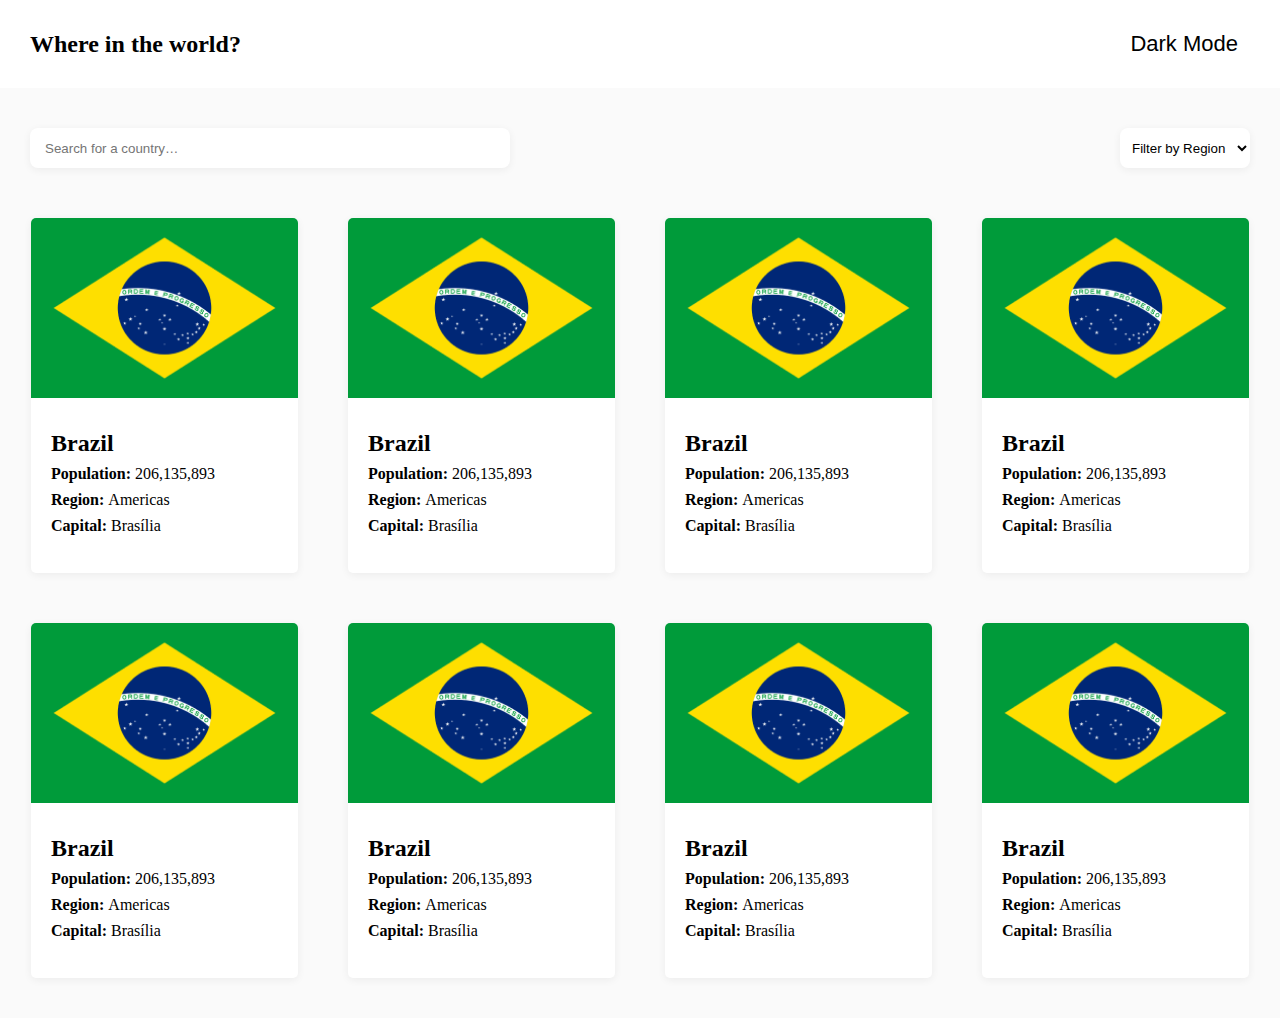
<file: index.html>
<!DOCTYPE html>
<html lang="en">
  <head>
    <meta charset="UTF-8" />
    <meta name="viewport" content="width=device-width, initial-scale=1.0" />
    <title>Document</title>
    <link rel="stylesheet" href="./style.css" />
    <link
      rel="stylesheet"
      href="https://cdnjs.cloudflare.com/ajax/libs/font-awesome/6.5.1/css/all.min.css"
      integrity="sha512-DTOQO9RWCH3ppGqcWaEA1BIZOC6xxalwEsw9c2QQeAIftl+Vegovlnee1c9QX4TctnWMn13TZye+giMm8e2LwA=="
      crossorigin="anonymous"
      referrerpolicy="no-referrer"
    />
  </head>
  <body>
    <header>
      <div class="container">
        <h1>Where in the world?</h1>
        <button id="btn"><i class="fa-regular fa-moon"></i> Dark Mode</button>
      </div>
    </header>
    <main>
      <section class="flags">
        <div class="container">
          <div class="inputs">
            <input type="text" placeholder="Search for a country…" />
            <select>
              <option selected>Filter by Region</option>
              <option>Africa</option>
              <option>America</option>
              <option>Asia</option>
              <option>Europe</option>
              <option>Oceania</option>
            </select>
          </div>
          <div class="countries">
            <a href="./country.html">
              <div class="country">
                <img src="./img/1280px-Flag_of_Germany.svg.png" alt="sfsd" />
                <div class="country-text">
                  <h2>Brazil</h2>
                  <p><b>Population: </b>206,135,893</p>
                  <p><b>Region: </b>Americas</p>
                  <p><b>Capital: </b>Brasília</p>
                </div>
              </div>
            </a>
            <a href="./country.html">
                <div class="country">
                  <img src="./img/1280px-Flag_of_Germany.svg.png" alt="sfsd" />
                  <div class="country-text">
                    <h2>Brazil</h2>
                    <p><b>Population: </b>206,135,893</p>
                    <p><b>Region: </b>Americas</p>
                    <p><b>Capital: </b>Brasília</p>
                  </div>
                </div>
              </a>
              <a href="./country.html">
                <div class="country">
                  <img src="./img/1280px-Flag_of_Germany.svg.png" alt="sfsd" />
                  <div class="country-text">
                    <h2>Brazil</h2>
                    <p><b>Population: </b>206,135,893</p>
                    <p><b>Region: </b>Americas</p>
                    <p><b>Capital: </b>Brasília</p>
                  </div>
                </div>
              </a>
              <a href="./country.html">
                <div class="country">
                  <img src="./img/1280px-Flag_of_Germany.svg.png" alt="sfsd" />
                  <div class="country-text">
                    <h2>Brazil</h2>
                    <p><b>Population: </b>206,135,893</p>
                    <p><b>Region: </b>Americas</p>
                    <p><b>Capital: </b>Brasília</p>
                  </div>
                </div>
              </a>
              <a href="./country.html">
                <div class="country">
                  <img src="./img/1280px-Flag_of_Germany.svg.png" alt="sfsd" />
                  <div class="country-text">
                    <h2>Brazil</h2>
                    <p><b>Population: </b>206,135,893</p>
                    <p><b>Region: </b>Americas</p>
                    <p><b>Capital: </b>Brasília</p>
                  </div>
                </div>
              </a>
              <a href="./country.html">
                <div class="country">
                  <img src="./img/1280px-Flag_of_Germany.svg.png" alt="sfsd" />
                  <div class="country-text">
                    <h2>Brazil</h2>
                    <p><b>Population: </b>206,135,893</p>
                    <p><b>Region: </b>Americas</p>
                    <p><b>Capital: </b>Brasília</p>
                  </div>
                </div>
              </a>
              <a href="./country.html">
                <div class="country">
                  <img src="./img/1280px-Flag_of_Germany.svg.png" alt="sfsd" />
                  <div class="country-text">
                    <h2>Brazil</h2>
                    <p><b>Population: </b>206,135,893</p>
                    <p><b>Region: </b>Americas</p>
                    <p><b>Capital: </b>Brasília</p>
                  </div>
                </div>
              </a>
              <a href="./country.html">
                <div class="country">
                  <img src="./img/1280px-Flag_of_Germany.svg.png" alt="sfsd" />
                  <div class="country-text">
                    <h2>Brazil</h2>
                    <p><b>Population: </b>206,135,893</p>
                    <p><b>Region: </b>Americas</p>
                    <p><b>Capital: </b>Brasília</p>
                  </div>
                </div>
              </a>
          </div>
        </div>
      </section>
    </main>

    <script src="./script.js"></script>
  </body>
</html>
</file>
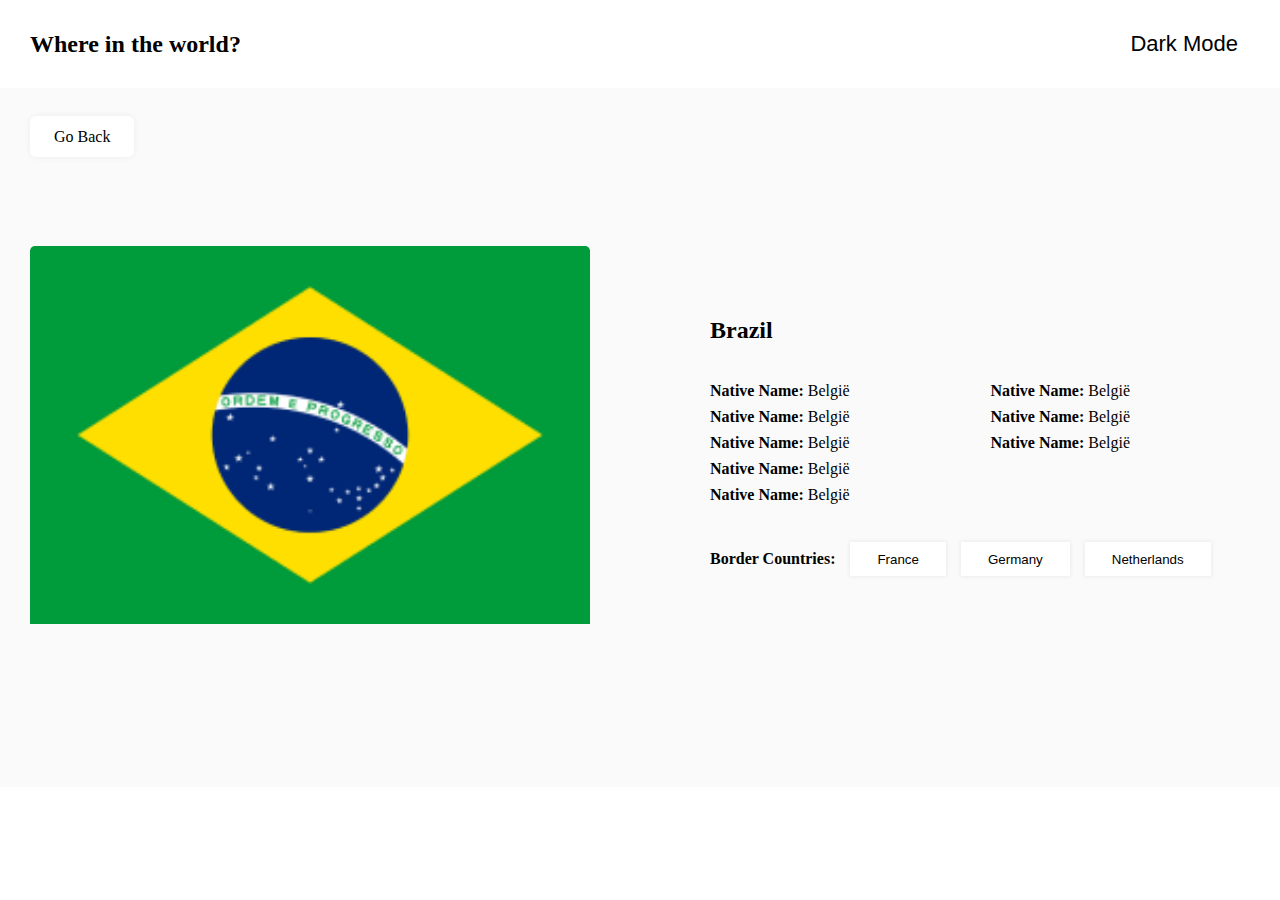
<file: country.html>
<!DOCTYPE html>
<html lang="en">
<head>
    <meta charset="UTF-8">
    <meta name="viewport" content="width=device-width, initial-scale=1.0">
    <title>Document</title>
    <link rel="stylesheet" href="./style.css">
    <link rel="stylesheet" href="https://cdnjs.cloudflare.com/ajax/libs/font-awesome/6.5.1/css/all.min.css" integrity="sha512-DTOQO9RWCH3ppGqcWaEA1BIZOC6xxalwEsw9c2QQeAIftl+Vegovlnee1c9QX4TctnWMn13TZye+giMm8e2LwA==" crossorigin="anonymous" referrerpolicy="no-referrer" />
</head>
<body>
    <header>
        <div class="container">
            <h1>Where in the world?</h1>
            <button id="btn"><i class="fa-regular fa-moon"></i> Dark Mode</button>
        </div>
    </header>
    <main>
      <section class="selested-country">
        <div class="container">
            <a href="./index.html" class="back">Go Back</a>
            <div class="brazil">
                <div class="brazil-img">
                    <img src="./img/1280px-Flag_of_Germany.svg.png" alt="asd">
                </div>
                <div class="brazil-text">
                   <h1>Brazil</h1>
                   <div class="informations">
                    <div class="inform1">
                        <p><b>Native Name:</b> België</p>
                        <p><b>Native Name:</b> België</p>
                        <p><b>Native Name:</b> België</p>
                        <p><b>Native Name:</b> België</p>
                        <p><b>Native Name:</b> België</p>
                    </div>
                    <div class="inform2">
                        <p><b>Native Name:</b> België</p>
                        <p><b>Native Name:</b> België</p>
                        <p><b>Native Name:</b> België</p>
                    </div>
                   </div>
                   <div class="border">
                    <p><b>Border Countries: </b></p>
                    <button >France</button>
                    <button>Germany</button>
                    <button>Netherlands</button>
                   </div>
                </div>
            </div>
        </div>
         
      </section>
    </main>

    <script src="./script.js"></script>
</body>
</html>
</file>
<file: style.css>
* {
  margin: 0;
  padding: 0;
  box-sizing: border-box;
}
.container {
  margin: 0 auto;
  max-width: 1220px;
}
:root {
  --oq: white;
  --qora: black;
  --fa: #fafafa;
  --shadow: rgba(0, 0, 0, 0.06);
}
header {
  padding: 23px 0;
  background: var(--oq);
  box-shadow: 0px 2px 4px 0px rgba(0, 0, 0, 0.06);
}
header .container {
  display: flex;
  justify-content: space-between;
  align-items: center;
}
h1 {
  color: var(--qora);
  font-size: 24px;
  font-style: normal;
  font-weight: 800;
  line-height: normal;
}
#btn {
  padding: 8px 12px;
  background-color: inherit;
  color: var(--qora);
  border: none;
  font-size: 22px;
}

main {
  background-color: var(--fa);
  padding: 40px 0;
}

.inputs {
  display: flex;
  justify-content: space-between;
  margin-bottom: 50px;
}
input {
  width: 480px;
  height: 40px;
  padding: 15px;
  background-color: var(--oq);
  border-radius: 8px;
  border: none;
  outline: none;
  box-shadow: 0px 2px 9px 0px var(--shadow);
}
select,
option {
  background-color: var(--oq);
  border: none;
  padding: 8px;
  border-radius: 8px;
  box-shadow: 0px 2px 9px 0px var(--shadow);
  color: var(--qora);
  outline: none;
}
.country {
  background-color: var(--oq);
  box-shadow: 0px 2px 9px 0px var(--shadow);
  border-radius: 5px;
  overflow: hidden;
  width: 267px;
}
.country img {
  width: 100%;
}
.country-text {
  margin-top: 10px;
  padding: 10px 20px 30px;
}
.country-text h2,
p {
  color: var(--qora);
  margin: 8px 0;
}
.countries {
  display: flex;
  gap: 50px;
  flex-wrap: wrap;
  justify-content: center;
}
.dark {
  --oq: #2b3844;
  --qora: white;
  --fa: #202c36;
}
a {
  text-decoration: none;
}
.back {
  color: var(--qora);
  border-radius: 6px;
  background: var(--oq);
  box-shadow: 0px 0px 7px 0px var(--shadow);
  padding: 12px 24px;
}

.brazil{
  padding: 100px 0;
  display: flex;
  gap: 120px;
  align-items: center;
}
.brazil-img{
  width: 560px;
  height: 401px;
  border-radius: 5px;
  overflow: hidden;
}
.brazil-img img{
  width: 100%;
}
.informations {
  display: flex;
  gap: 141px;
  margin: 30px 0;
}
.border{
  display: flex;
  gap: 15px;
}
.border button{
  padding: 5px 27px;
  background-color: var(--oq);
  color: var(--qora);
  box-shadow: 0px 0px 4px 1px var(--shadow);
  border: none;

}
@media (max-width: 700px) {
  .inputs {
    display: block;
    padding: 15px;
  }
  input {
    width: 340px;
    margin-bottom: 25px;
  }
}

@media (max-width: 800px) {
 .brazil{
  flex-direction: column;
 }
}
@media (max-width: 560px) {
  .brazil-img{
    width: 350px;

  }
  .border,.informations{
    flex-direction: column;
  }

 }
 @media (max-width: 370px) {
  input {
    width: 250px;
  }
  h1,
  #btn {
    font-size: 14px;
  }
  .brazil-img{
    width: 200px;

  }
}
</file>
